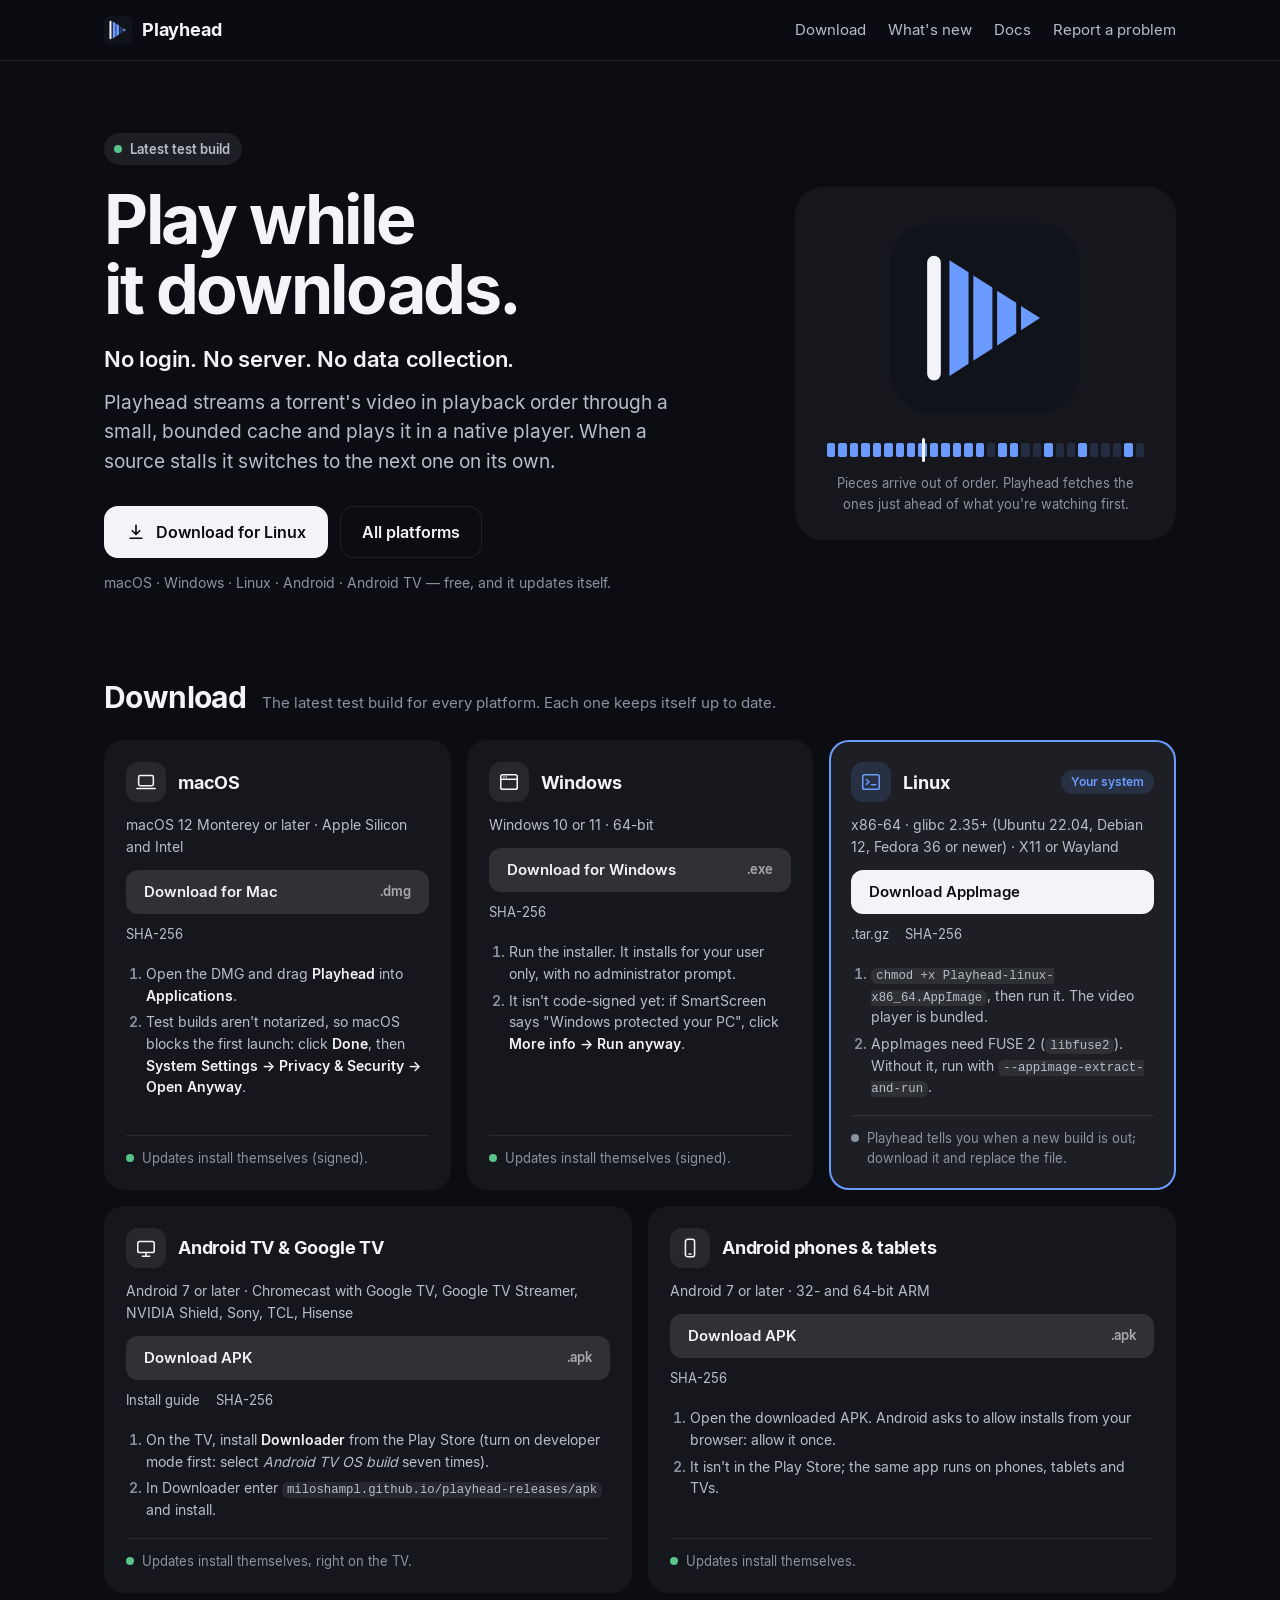
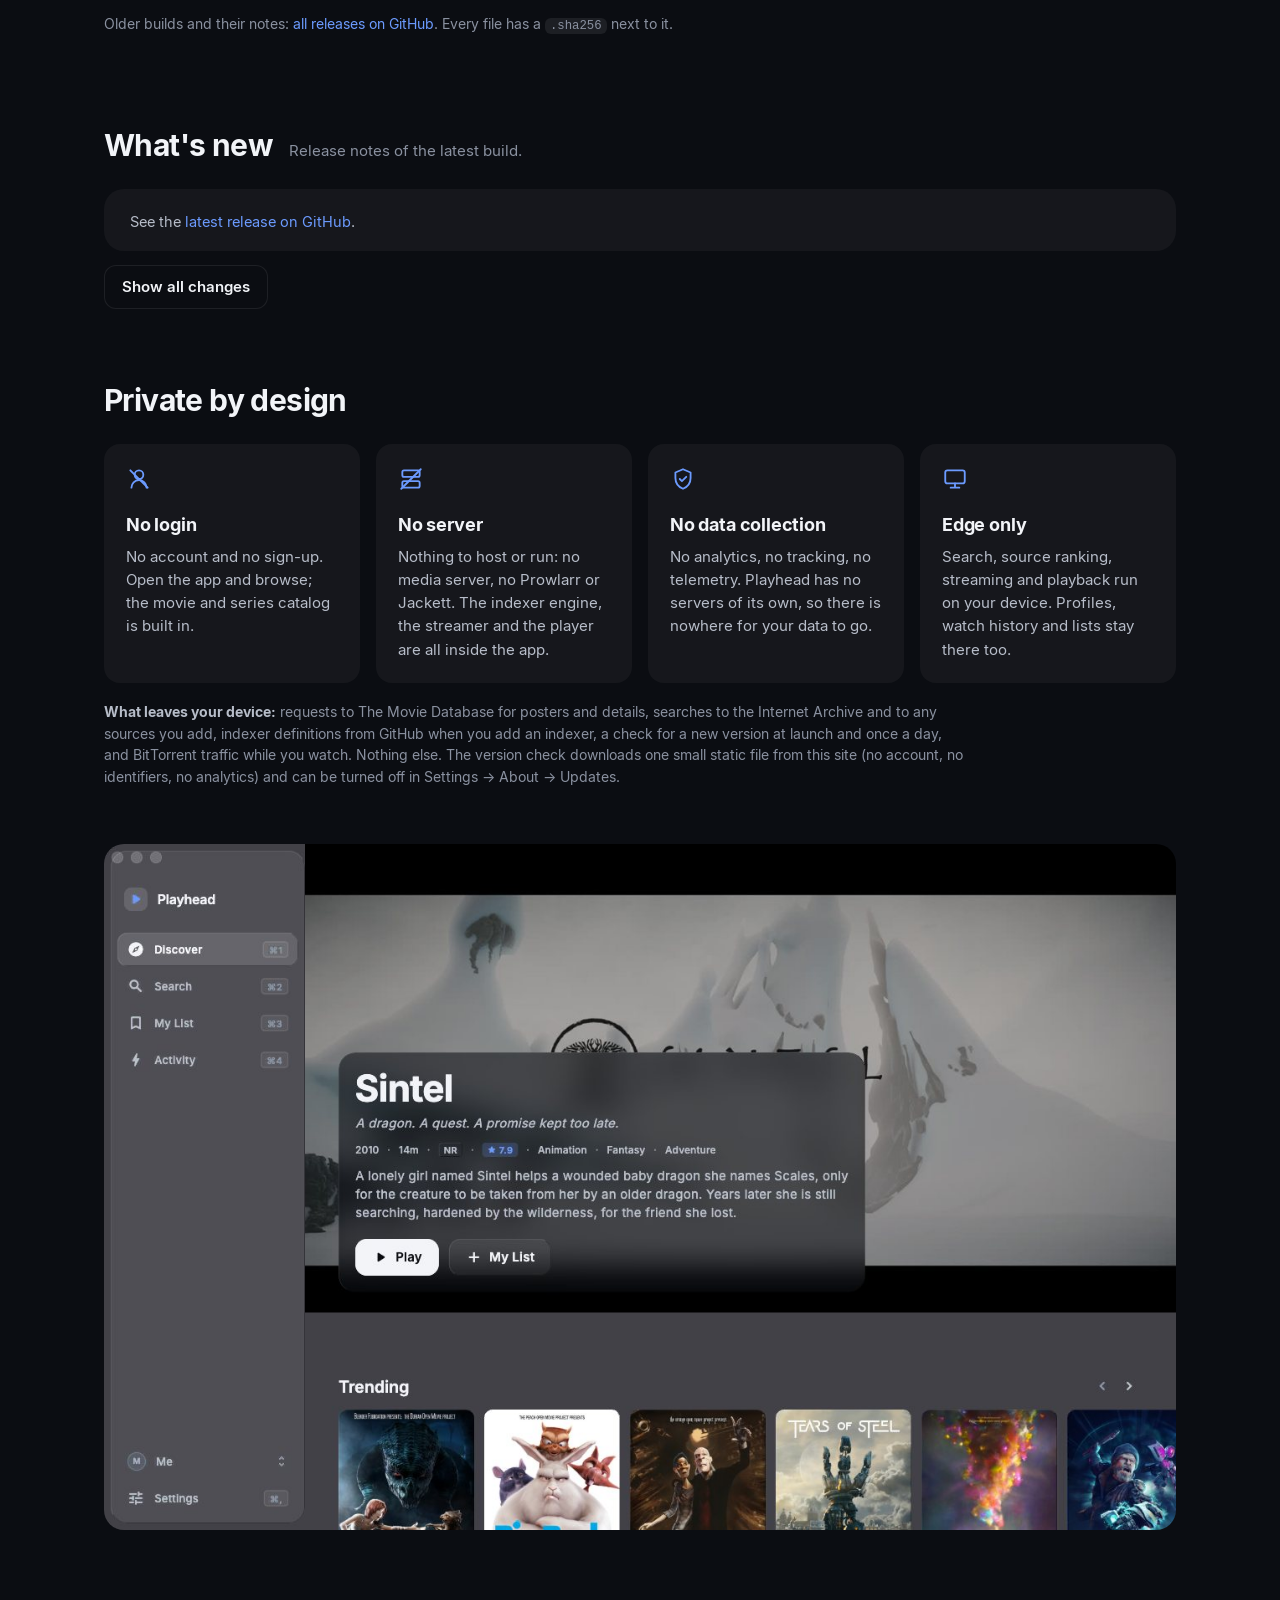
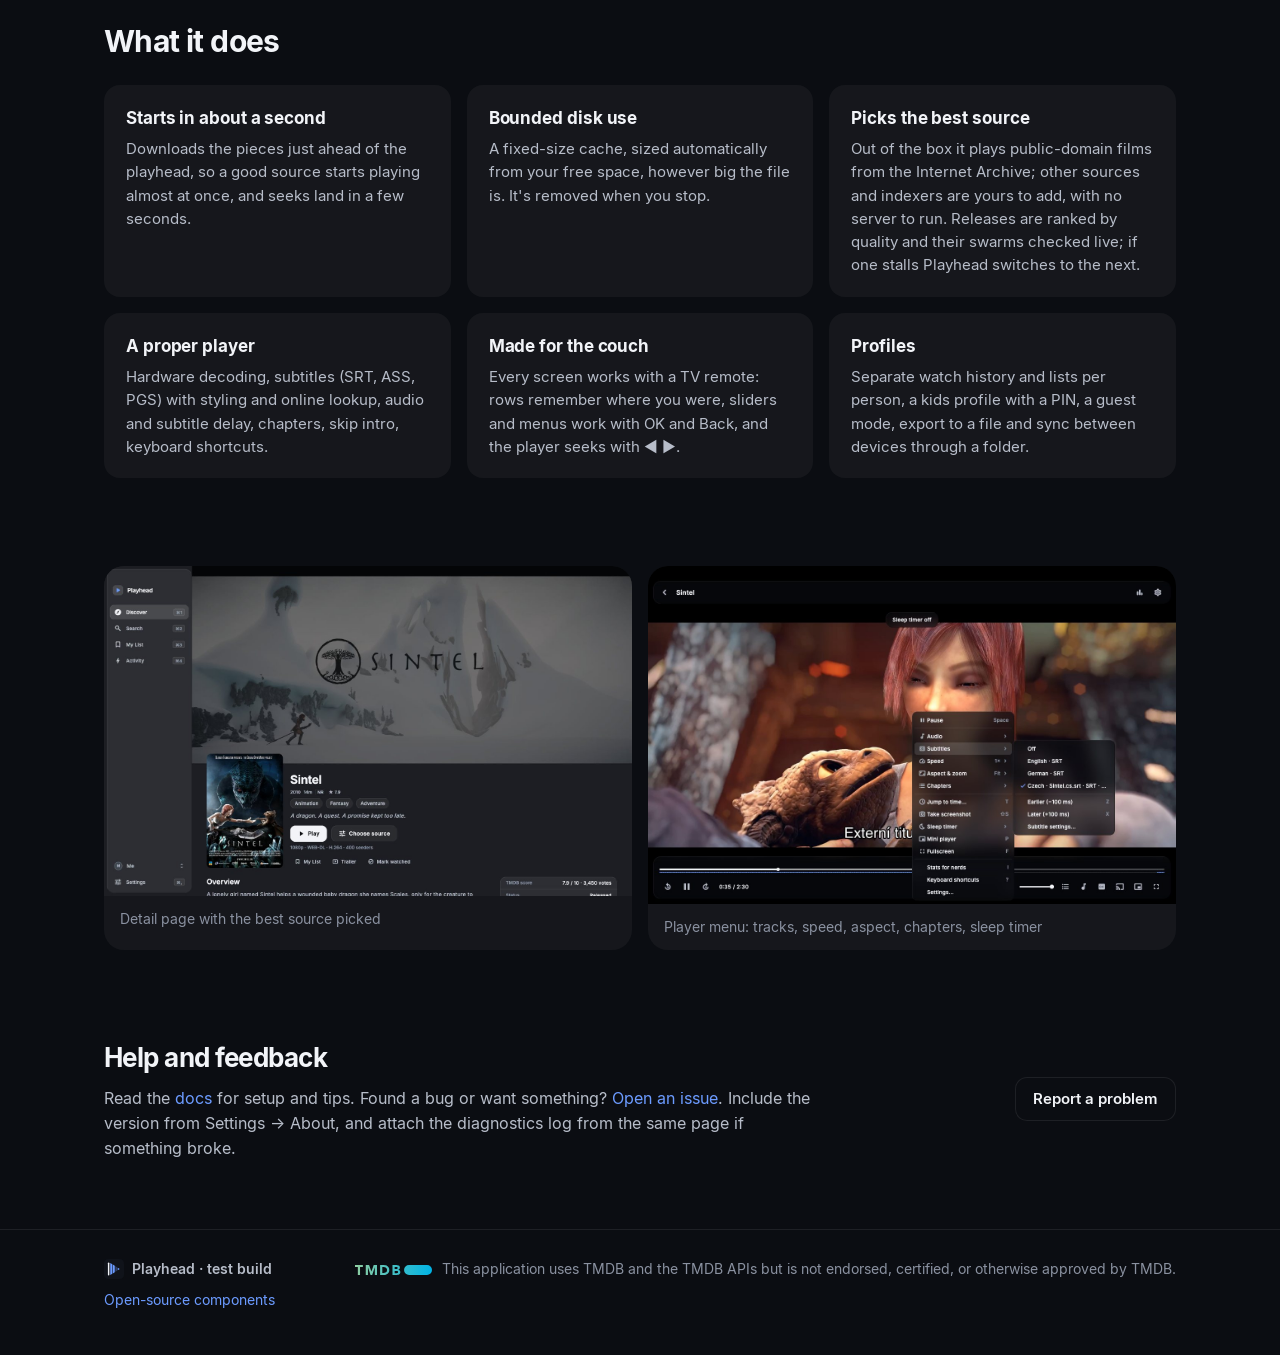
<file: index.html>
<!doctype html>
<html lang="en">
<head>
  <meta charset="utf-8">
  <meta name="viewport" content="width=device-width, initial-scale=1">
  <title>Playhead — play while it downloads</title>
  <meta name="description" content="Playhead streams video while it downloads, in a native player for macOS, Windows, Linux, Android and Android TV. No login, no server, no data collection: everything runs on your device.">
  <meta name="theme-color" content="#0b0d12">
  <link rel="icon" href="assets/logo.svg" type="image/svg+xml">
  <link rel="preload" href="assets/fonts/Inter-SemiBold.woff2" as="font" type="font/woff2" crossorigin>
  <link rel="stylesheet" href="style.css">
</head>
<body>
  <header class="top">
    <div class="wrap">
      <a class="brand" href="./"><img src="assets/logo.svg" alt="">Playhead</a>
      <nav class="links">
        <a href="#download">Download</a>
        <a href="#whats-new">What's new</a>
        <a href="docs.html">Docs</a>
        <a href="https://github.com/MilosHampl/playhead-releases/issues">Report a problem</a>
      </nav>
    </div>
  </header>

  <main>
    <section class="hero">
      <div class="wrap hero-grid">
        <div class="hero-copy">
          <p class="eyebrow"><span class="dot" aria-hidden="true"></span><span id="hero-release">Latest test build</span></p>
          <h1>Play while it&nbsp;downloads.</h1>
          <p class="pledge">No login. No server. No data collection.</p>
          <p class="lead">Playhead streams a torrent's video in playback order through a small, bounded cache and plays it in a
            native player. When a source stalls it switches to the next one on its own.</p>
          <div class="actions">
            <a class="btn primary big" id="hero-dl" href="#download">
              <svg viewBox="0 0 24 24" aria-hidden="true"><path d="M12 4v11m0 0-4.5-4.5M12 15l4.5-4.5M5 19.5h14" /></svg>
              <span id="hero-dl-label">Download Playhead</span>
            </a>
            <a class="btn ghost big" href="#download">All platforms</a>
          </div>
          <p class="hero-meta" id="hero-meta">macOS · Windows · Linux · Android · Android TV — free, and it updates itself.</p>
        </div>

        <div class="hero-art" aria-hidden="true">
          <svg class="mark" viewBox="0 0 64 64">
            <rect width="64" height="64" rx="14" fill="#10131A" />
            <path d="M20 12.5 26.425 16.608v30.784L20 51.5Z" fill="#6C9BFF" />
            <path d="M28.025 17.631 34.45 21.739v20.522l-6.425 4.108Z" fill="#6C9BFF" />
            <path class="arriving" d="M36.05 22.761 42.475 26.869v10.262L36.05 41.239Z" fill="#6C9BFF" />
            <path d="M44.075 27.892 50.5 32l-6.425 4.108Z" fill="#6C9BFF" />
            <rect x="12.5" y="11" width="4.6" height="42" rx="2.3" fill="#F2F4F8" />
          </svg>
          <div class="pieces">
            <span class="ph"></span>
            <i class="in"></i><i class="in"></i><i class="in"></i><i class="in"></i><i class="in"></i><i class="in"></i><i class="in"></i>
            <i class="in"></i><i class="in"></i><i class="in"></i><i class="in"></i><i class="in"></i><i class="ar"></i><i class="ar"></i>
            <i></i><i class="in"></i><i class="ar"></i><i></i><i></i><i class="in"></i><i></i><i></i><i class="ar"></i><i></i>
            <i></i><i></i><i class="in"></i><i></i>
          </div>
          <p class="pieces-caption">Pieces arrive out of order. Playhead fetches the ones just ahead of what you're watching first.</p>
        </div>
      </div>
    </section>

    <section class="downloads" id="download">
      <div class="wrap">
        <div class="section-head">
          <h2>Download</h2>
          <p id="release-line">The latest test build for every platform. Each one keeps itself up to date.</p>
        </div>

        <div class="platforms">
          <article class="platform" data-os="macos">
            <header>
              <svg class="icon" viewBox="0 0 24 24" aria-hidden="true"><rect x="4" y="5" width="16" height="11" rx="1.5" /><path d="M2 19h20" /></svg>
              <h3>macOS</h3>
              <span class="chip mine-chip">Your system</span>
            </header>
            <p class="req">macOS 12 Monterey or later · Apple Silicon and Intel</p>
            <a class="btn primary dl" data-asset="Playhead-macos.dmg" href="https://github.com/MilosHampl/playhead-releases/releases/latest/download/Playhead-macos.dmg">
              <span class="label">Download for Mac</span><span class="size" data-ext=".dmg">.dmg</span></a>
            <p class="alt"><a data-sha="Playhead-macos.dmg" href="https://github.com/MilosHampl/playhead-releases/releases/latest/download/Playhead-macos.dmg.sha256">SHA-256</a></p>
            <ol class="steps">
              <li>Open the DMG and drag <strong>Playhead</strong> into <strong>Applications</strong>.</li>
              <li>Test builds aren't notarized, so macOS blocks the first launch: click <strong>Done</strong>, then
                <strong>System Settings → Privacy &amp; Security → Open Anyway</strong>.</li>
            </ol>
            <p class="updates"><span class="ok"></span>Updates install themselves (signed).</p>
          </article>

          <article class="platform" data-os="windows">
            <header>
              <svg class="icon" viewBox="0 0 24 24" aria-hidden="true"><rect x="3" y="4" width="18" height="16" rx="2" /><path d="M3 9h18M6.5 6.5h.01M9 6.5h.01" /></svg>
              <h3>Windows</h3>
              <span class="chip mine-chip">Your system</span>
            </header>
            <p class="req">Windows 10 or 11 · 64-bit</p>
            <a class="btn primary dl" data-asset="Playhead-windows-setup.exe" href="https://github.com/MilosHampl/playhead-releases/releases/latest/download/Playhead-windows-setup.exe">
              <span class="label">Download for Windows</span><span class="size" data-ext=".exe">.exe</span></a>
            <p class="alt"><a data-sha="Playhead-windows-setup.exe" href="https://github.com/MilosHampl/playhead-releases/releases/latest/download/Playhead-windows-setup.exe.sha256">SHA-256</a></p>
            <ol class="steps">
              <li>Run the installer. It installs for your user only, with no administrator prompt.</li>
              <li>It isn't code-signed yet: if SmartScreen says "Windows protected your PC", click <strong>More info → Run anyway</strong>.</li>
            </ol>
            <p class="updates"><span class="ok"></span>Updates install themselves (signed).</p>
          </article>

          <article class="platform" data-os="linux">
            <header>
              <svg class="icon" viewBox="0 0 24 24" aria-hidden="true"><rect x="3" y="4" width="18" height="16" rx="2" /><path d="m7 9.5 3 2.5-3 2.5M12.5 15H17" /></svg>
              <h3>Linux</h3>
              <span class="chip mine-chip">Your system</span>
            </header>
            <p class="req">x86-64 · glibc 2.35+ (Ubuntu 22.04, Debian 12, Fedora 36 or newer) · X11 or Wayland</p>
            <a class="btn primary dl" data-asset="Playhead-linux-x86_64.AppImage" href="https://github.com/MilosHampl/playhead-releases/releases/latest/download/Playhead-linux-x86_64.AppImage">
              <span class="label">Download AppImage</span><span class="size"></span></a>
            <p class="alt">
              <a data-asset="Playhead-linux-x86_64.tar.gz" href="https://github.com/MilosHampl/playhead-releases/releases/latest/download/Playhead-linux-x86_64.tar.gz">.tar.gz <span class="size"></span></a>
              <a data-sha="Playhead-linux-x86_64.AppImage" href="https://github.com/MilosHampl/playhead-releases/releases/latest/download/Playhead-linux-x86_64.AppImage.sha256">SHA-256</a>
            </p>
            <ol class="steps">
              <li><code>chmod +x Playhead-linux-x86_64.AppImage</code>, then run it. The video player is bundled.</li>
              <li>AppImages need FUSE 2 (<code>libfuse2</code>). Without it, run with <code>--appimage-extract-and-run</code>.</li>
            </ol>
            <p class="updates"><span class="ok soon"></span>Playhead tells you when a new build is out; download it and replace the file.</p>
          </article>

          <article class="platform" data-os="android-tv">
            <header>
              <svg class="icon" viewBox="0 0 24 24" aria-hidden="true"><rect x="3" y="5" width="18" height="12" rx="2" /><path d="M8 21h8M12 17v4" /></svg>
              <h3>Android TV &amp; Google TV</h3>
              <span class="chip mine-chip">Your system</span>
            </header>
            <p class="req">Android 7 or later · Chromecast with Google TV, Google TV Streamer, NVIDIA Shield, Sony, TCL, Hisense</p>
            <a class="btn primary dl" data-asset="Playhead-android.apk" href="https://github.com/MilosHampl/playhead-releases/releases/latest/download/Playhead-android.apk">
              <span class="label">Download APK</span><span class="size" data-ext=".apk">.apk</span></a>
            <p class="alt">
              <a href="docs.html#android-tv">Install guide</a>
              <a data-sha="Playhead-android.apk" href="https://github.com/MilosHampl/playhead-releases/releases/latest/download/Playhead-android.apk.sha256">SHA-256</a>
            </p>
            <ol class="steps">
              <li>On the TV, install <strong>Downloader</strong> from the Play Store (turn on developer mode first: select <em>Android TV OS build</em> seven times).</li>
              <li>In Downloader enter <code class="tv-code">miloshampl.github.io/playhead-releases/apk</code> and install.</li>
            </ol>
            <p class="updates"><span class="ok"></span>Updates install themselves, right on the TV.</p>
          </article>

          <article class="platform" data-os="android">
            <header>
              <svg class="icon" viewBox="0 0 24 24" aria-hidden="true"><rect x="7" y="2.5" width="10" height="19" rx="2.5" /><path d="M11 18.5h2" /></svg>
              <h3>Android phones &amp; tablets</h3>
              <span class="chip mine-chip">Your system</span>
            </header>
            <p class="req">Android 7 or later · 32- and 64-bit ARM</p>
            <a class="btn primary dl" data-asset="Playhead-android.apk" href="https://github.com/MilosHampl/playhead-releases/releases/latest/download/Playhead-android.apk">
              <span class="label">Download APK</span><span class="size" data-ext=".apk">.apk</span></a>
            <p class="alt"><a data-sha="Playhead-android.apk" href="https://github.com/MilosHampl/playhead-releases/releases/latest/download/Playhead-android.apk.sha256">SHA-256</a></p>
            <ol class="steps">
              <li>Open the downloaded APK. Android asks to allow installs from your browser: allow it once.</li>
              <li>It isn't in the Play Store; the same app runs on phones, tablets and TVs.</li>
            </ol>
            <p class="updates"><span class="ok"></span>Updates install themselves.</p>
          </article>
        </div>

        <p class="all-releases">Older builds and their notes: <a href="https://github.com/MilosHampl/playhead-releases/releases">all releases on GitHub</a>.
          Every file has a <code>.sha256</code> next to it.</p>
      </div>
    </section>

    <section class="whats-new" id="whats-new">
      <div class="wrap">
        <div class="section-head">
          <h2 id="notes-title">What's new</h2>
          <p id="notes-date">Release notes of the latest build.</p>
        </div>
        <div class="notes collapsed" id="notes">
          <p>See the <a href="https://github.com/MilosHampl/playhead-releases/releases/latest">latest release on GitHub</a>.</p>
        </div>
        <button class="btn ghost notes-toggle" id="notes-toggle" type="button" hidden>Show all changes</button>
      </div>
    </section>

    <section class="private" id="private">
      <div class="wrap">
        <div class="section-head"><h2>Private by design</h2></div>
        <div class="pillars">
          <div class="pillar">
            <svg viewBox="0 0 24 24" aria-hidden="true"><path d="M12 12a4 4 0 1 0 0-8 4 4 0 0 0 0 8Zm-7 8a7 7 0 0 1 14 0" /><path d="M4 4l16 16" /></svg>
            <h3>No login</h3>
            <p>No account and no sign-up. Open the app and browse; the movie and series catalog is built in.</p>
          </div>
          <div class="pillar">
            <svg viewBox="0 0 24 24" aria-hidden="true"><rect x="4" y="4" width="16" height="6" rx="1.5" /><rect x="4" y="14" width="16" height="6" rx="1.5" /><path d="M3 21 21 3" /></svg>
            <h3>No server</h3>
            <p>Nothing to host or run: no media server, no Prowlarr or Jackett. The indexer engine, the streamer and the player are all inside the app.</p>
          </div>
          <div class="pillar">
            <svg viewBox="0 0 24 24" aria-hidden="true"><path d="M12 3l7 3v5c0 4.5-3 8.3-7 10-4-1.7-7-5.5-7-10V6l7-3Z" /><path d="m9 12 2 2 4-4" /></svg>
            <h3>No data collection</h3>
            <p>No analytics, no tracking, no telemetry. Playhead has no servers of its own, so there is nowhere for your data to go.</p>
          </div>
          <div class="pillar">
            <svg viewBox="0 0 24 24" aria-hidden="true"><rect x="3" y="4" width="18" height="12" rx="2" /><path d="M8 20h8M12 16v4" /></svg>
            <h3>Edge only</h3>
            <p>Search, source ranking, streaming and playback run on your device. Profiles, watch history and lists stay there too.</p>
          </div>
        </div>
        <p class="leaves"><strong>What leaves your device:</strong> requests to The Movie Database for posters and details, searches to the
          Internet Archive and to any sources you add, indexer definitions from GitHub when you add an indexer, a check for a new
          version at launch and once a day, and BitTorrent traffic while you watch. Nothing else. The version check downloads one small static
          file from this site (no account, no identifiers, no analytics) and can be turned off in Settings → About → Updates.</p>
      </div>
    </section>

    <section class="showcase">
      <div class="wrap">
        <figure class="shot"><img src="assets/discover.jpg" alt="Playhead's Discover screen" loading="lazy"></figure>
      </div>
    </section>

    <section>
      <div class="wrap">
        <div class="section-head"><h2>What it does</h2></div>
        <div class="grid">
          <div class="card"><h3>Starts in about a second</h3><p>Downloads the pieces just ahead of the playhead, so a good source starts playing almost at once, and seeks land in a few seconds.</p></div>
          <div class="card"><h3>Bounded disk use</h3><p>A fixed-size cache, sized automatically from your free space, however big the file is. It's removed when you stop.</p></div>
          <div class="card"><h3>Picks the best source</h3><p>Out of the box it plays public-domain films from the Internet Archive; other sources and indexers are yours to add, with no server to run. Releases are ranked by quality and their swarms checked live; if one stalls Playhead switches to the next.</p></div>
          <div class="card"><h3>A proper player</h3><p>Hardware decoding, subtitles (SRT, ASS, PGS) with styling and online lookup, audio and subtitle delay, chapters, skip intro, keyboard shortcuts.</p></div>
          <div class="card"><h3>Made for the couch</h3><p>Every screen works with a TV remote: rows remember where you were, sliders and menus work with OK and Back, and the player seeks with ◀ ▶.</p></div>
          <div class="card"><h3>Profiles</h3><p>Separate watch history and lists per person, a kids profile with a PIN, a guest mode, export to a file and sync between devices through a folder.</p></div>
        </div>
      </div>
    </section>

    <section>
      <div class="wrap shots">
        <figure class="shot"><img src="assets/detail.jpg" alt="Detail page with ranked sources" loading="lazy"><figcaption>Detail page with the best source picked</figcaption></figure>
        <figure class="shot"><img src="assets/player.jpg" alt="Player with its menu open" loading="lazy"><figcaption>Player menu: tracks, speed, aspect, chapters, sleep timer</figcaption></figure>
      </div>
    </section>

    <section>
      <div class="wrap help">
        <div>
          <h2>Help and feedback</h2>
          <p>Read the <a href="docs.html">docs</a> for setup and tips. Found a bug or want something?
            <a href="https://github.com/MilosHampl/playhead-releases/issues/new/choose">Open an issue</a>. Include the version from
            Settings → About, and attach the diagnostics log from the same page if something broke.</p>
        </div>
        <a class="btn ghost" href="https://github.com/MilosHampl/playhead-releases/issues/new/choose">Report a problem</a>
      </div>
    </section>
  </main>

  <footer>
    <div class="wrap">
      <span class="foot-brand"><img src="assets/logo.svg" alt="">Playhead · test build</span>
      <span class="tmdb"><img src="assets/tmdb-logo.svg" alt="TMDB" height="10"> This application uses TMDB and the TMDB APIs but is not endorsed, certified, or otherwise approved by TMDB.</span>
      <span><a href="docs.html#licences">Open-source components</a></span>
    </div>
  </footer>

  <script>
    (() => {
      const REPO = 'MilosHampl/playhead-releases';

      // Which platform is this visitor on? Android with a TV-ish user agent counts as a TV.
      const ua = navigator.userAgent;
      const android = /Android/i.test(ua);
      const os = android ? (/\bTV\b|AFT|BRAVIA|GoogleTV|SMART-TV|Chromecast|Shield/i.test(ua) ? 'android-tv' : 'android')
        : /iPhone|iPad|iPod/.test(ua) ? null
        : /Windows/.test(ua) ? 'windows'
        : /Macintosh|Mac OS X/.test(ua) ? 'macos'
        : /Linux|X11|CrOS/.test(ua) ? 'linux' : null;
      const names = { macos: 'Mac', windows: 'Windows', linux: 'Linux', 'android-tv': 'Android TV', android: 'Android' };
      const card = os && document.querySelector(`.platform[data-os="${os}"]`);
      const heroDl = document.getElementById('hero-dl');
      if (card) {
        card.classList.add('mine');
        const dl = card.querySelector('a.dl');
        heroDl.href = dl.getAttribute('href');
        heroDl.dataset.file = dl.dataset.asset;
        document.getElementById('hero-dl-label').textContent = `Download for ${names[os]}`;
      }

      const fmt = (n) => n >= 1e9 ? `${(n / 1e9).toFixed(1)} GB` : `${Math.max(1, Math.round(n / 1e6))} MB`;
      const esc = (s) => s.replace(/[&<>"']/g, (c) => ({ '&': '&amp;', '<': '&lt;', '>': '&gt;', '"': '&quot;', "'": '&#39;' }[c]));
      const inline = (s) => esc(s)
        .replace(/`([^`]+)`/g, '<code>$1</code>')
        .replace(/\*\*([^*]+)\*\*/g, '<strong>$1</strong>')
        .replace(/\[([^\]]+)\]\((https?:\/\/[^)\s]+)\)/g, '<a href="$2">$1</a>');

      // Release notes: a small, safe Markdown subset (bold-line or # headings, bullets, paragraphs).
      function renderNotes(md) {
        const out = [];
        let list = null;
        const close = () => { if (list) { out.push(`<ul>${list.join('')}</ul>`); list = null; } };
        for (const raw of md.replace(/\r/g, '').split('\n')) {
          const line = raw.trimEnd();
          if (!line.trim()) { close(); continue; }
          const bullet = line.match(/^\s*[-*]\s+(.*)$/);
          const heading = line.match(/^\s*(?:#{1,4}\s+(.*)|\*\*([^*]+)\*\*\s*)$/);
          if (bullet) { (list ||= []).push(`<li>${inline(bullet[1])}</li>`); continue; }
          close();
          out.push(heading ? `<h3>${inline(heading[1] || heading[2])}</h3>` : `<p>${inline(line)}</p>`);
        }
        close();
        return out.join('');
      }

      fetch(`https://api.github.com/repos/${REPO}/releases/latest`)
        .then((r) => r.ok ? r.json() : Promise.reject(r.status))
        .then((rel) => {
          const assets = new Map((rel.assets || []).map((a) => [a.name, a]));
          const date = new Date(rel.published_at).toLocaleDateString(undefined, { year: 'numeric', month: 'short', day: 'numeric' });
          const title = rel.name || rel.tag_name;
          document.getElementById('hero-release').textContent = `${title} · ${date}`;
          document.getElementById('release-line').textContent = `${title}, published ${date}. Every build keeps itself up to date.`;

          // Download buttons and alternative files: real URL + size, or "not in this build".
          document.querySelectorAll('[data-asset]').forEach((el) => {
            const a = assets.get(el.dataset.asset);
            const size = el.querySelector('.size');
            if (a) {
              el.href = a.browser_download_url;
              if (size) size.textContent = size.dataset.ext ? `${size.dataset.ext} · ${fmt(a.size)}` : fmt(a.size);
            } else if (el.classList.contains('dl')) {
              el.classList.add('unavailable');
              el.removeAttribute('href');
              el.querySelector('.label').textContent = 'Not in this build';
              if (size) size.textContent = '';
            } else {
              el.remove();
            }
          });
          document.querySelectorAll('[data-sha]').forEach((el) => {
            const a = assets.get(`${el.dataset.sha}.sha256`);
            if (a) el.href = a.browser_download_url; else el.remove();
          });
          const mine = heroDl.dataset.file && assets.get(heroDl.dataset.file);
          if (mine) {
            heroDl.href = mine.browser_download_url;
            document.getElementById('hero-meta').textContent = `${mine.name} · ${fmt(mine.size)} · free, and it updates itself.`;
          } else if (heroDl.dataset.file) {
            heroDl.href = '#download';
            document.getElementById('hero-dl-label').textContent = 'See all platforms';
          }

          if (rel.body) {
            document.getElementById('notes-title').textContent = `What's new in ${title.replace(/^Playhead\s+/, '')}`;
            document.getElementById('notes-date').textContent = `Published ${date}.`;
            const notes = document.getElementById('notes');
            notes.innerHTML = renderNotes(rel.body);
            const toggle = document.getElementById('notes-toggle');
            if (notes.scrollHeight > notes.clientHeight + 40) {
              toggle.hidden = false;
              toggle.addEventListener('click', () => {
                const open = !notes.classList.toggle('collapsed');
                toggle.textContent = open ? 'Show less' : 'Show all changes';
                if (!open) document.getElementById('whats-new').scrollIntoView({ block: 'start' });
              });
            } else {
              notes.classList.remove('collapsed');
            }
          }
        })
        .catch(() => {});
    })();
  </script>
</body>
</html>
</file>
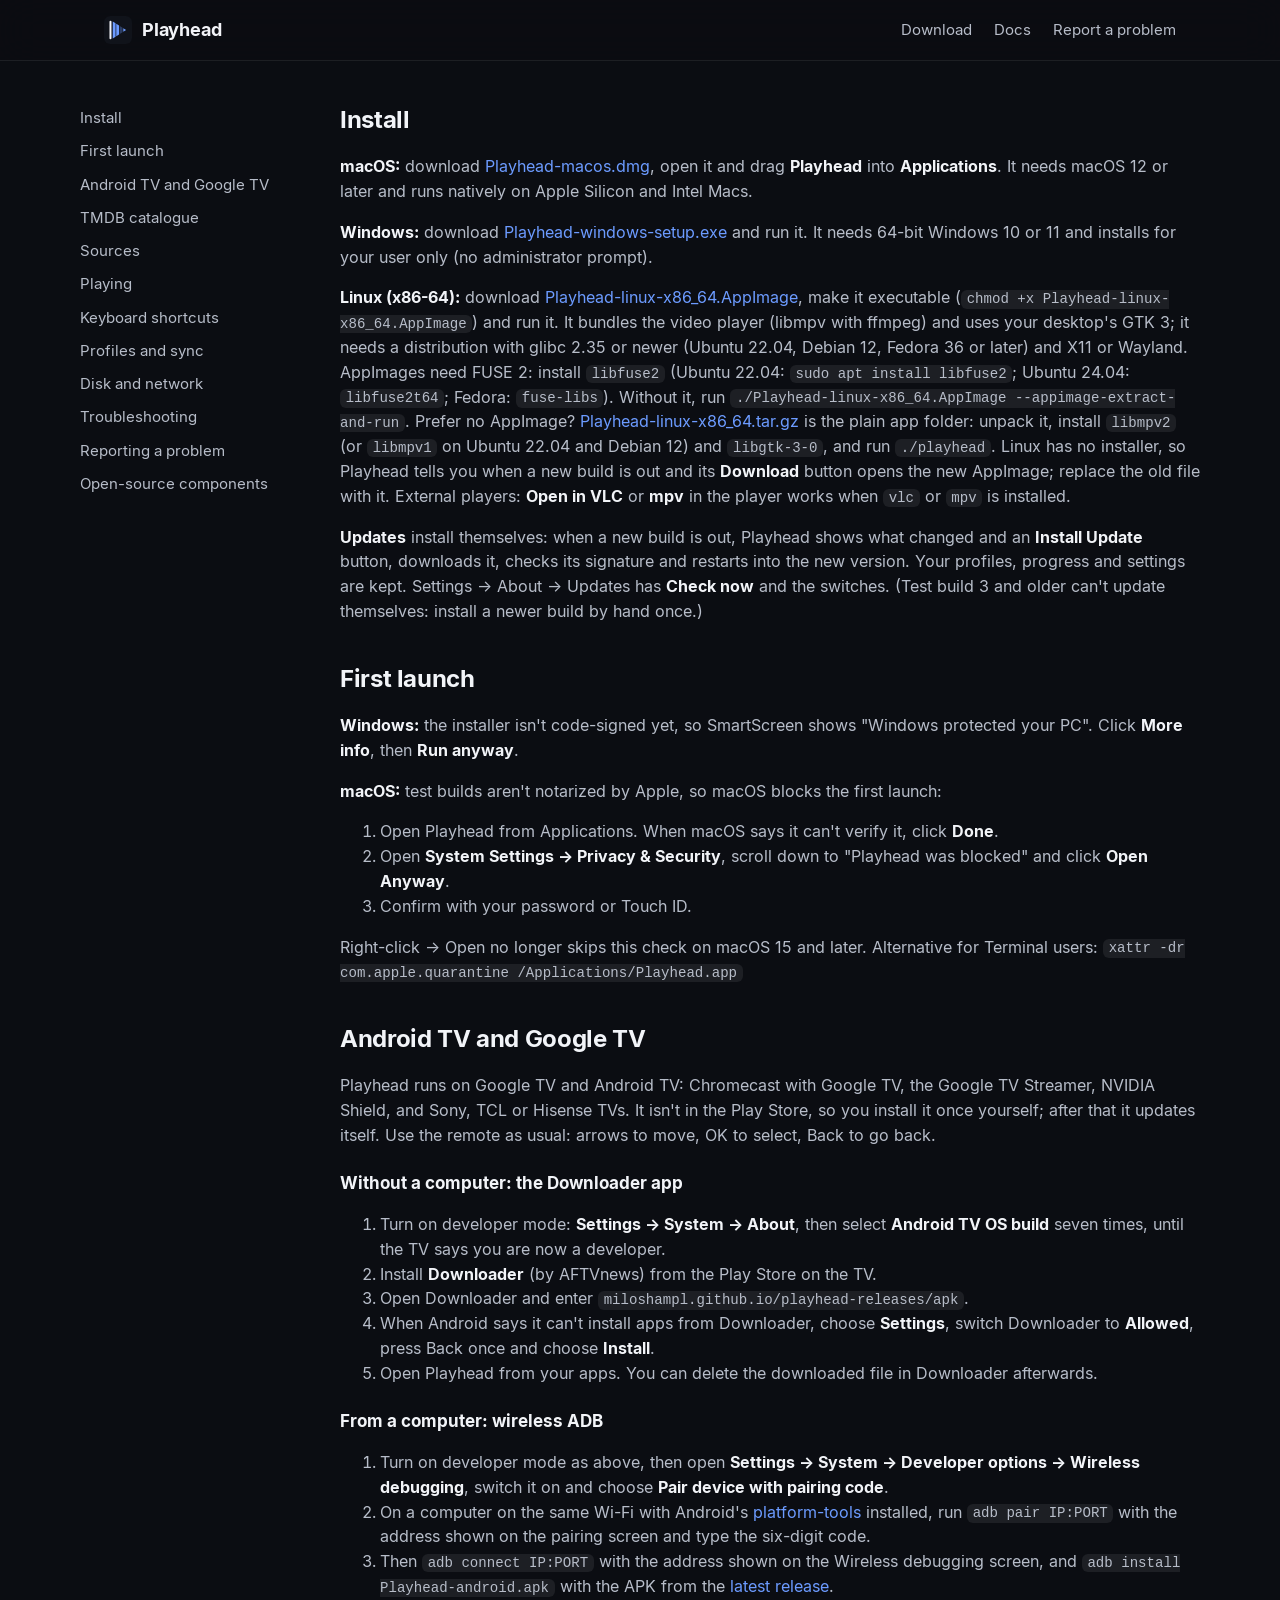
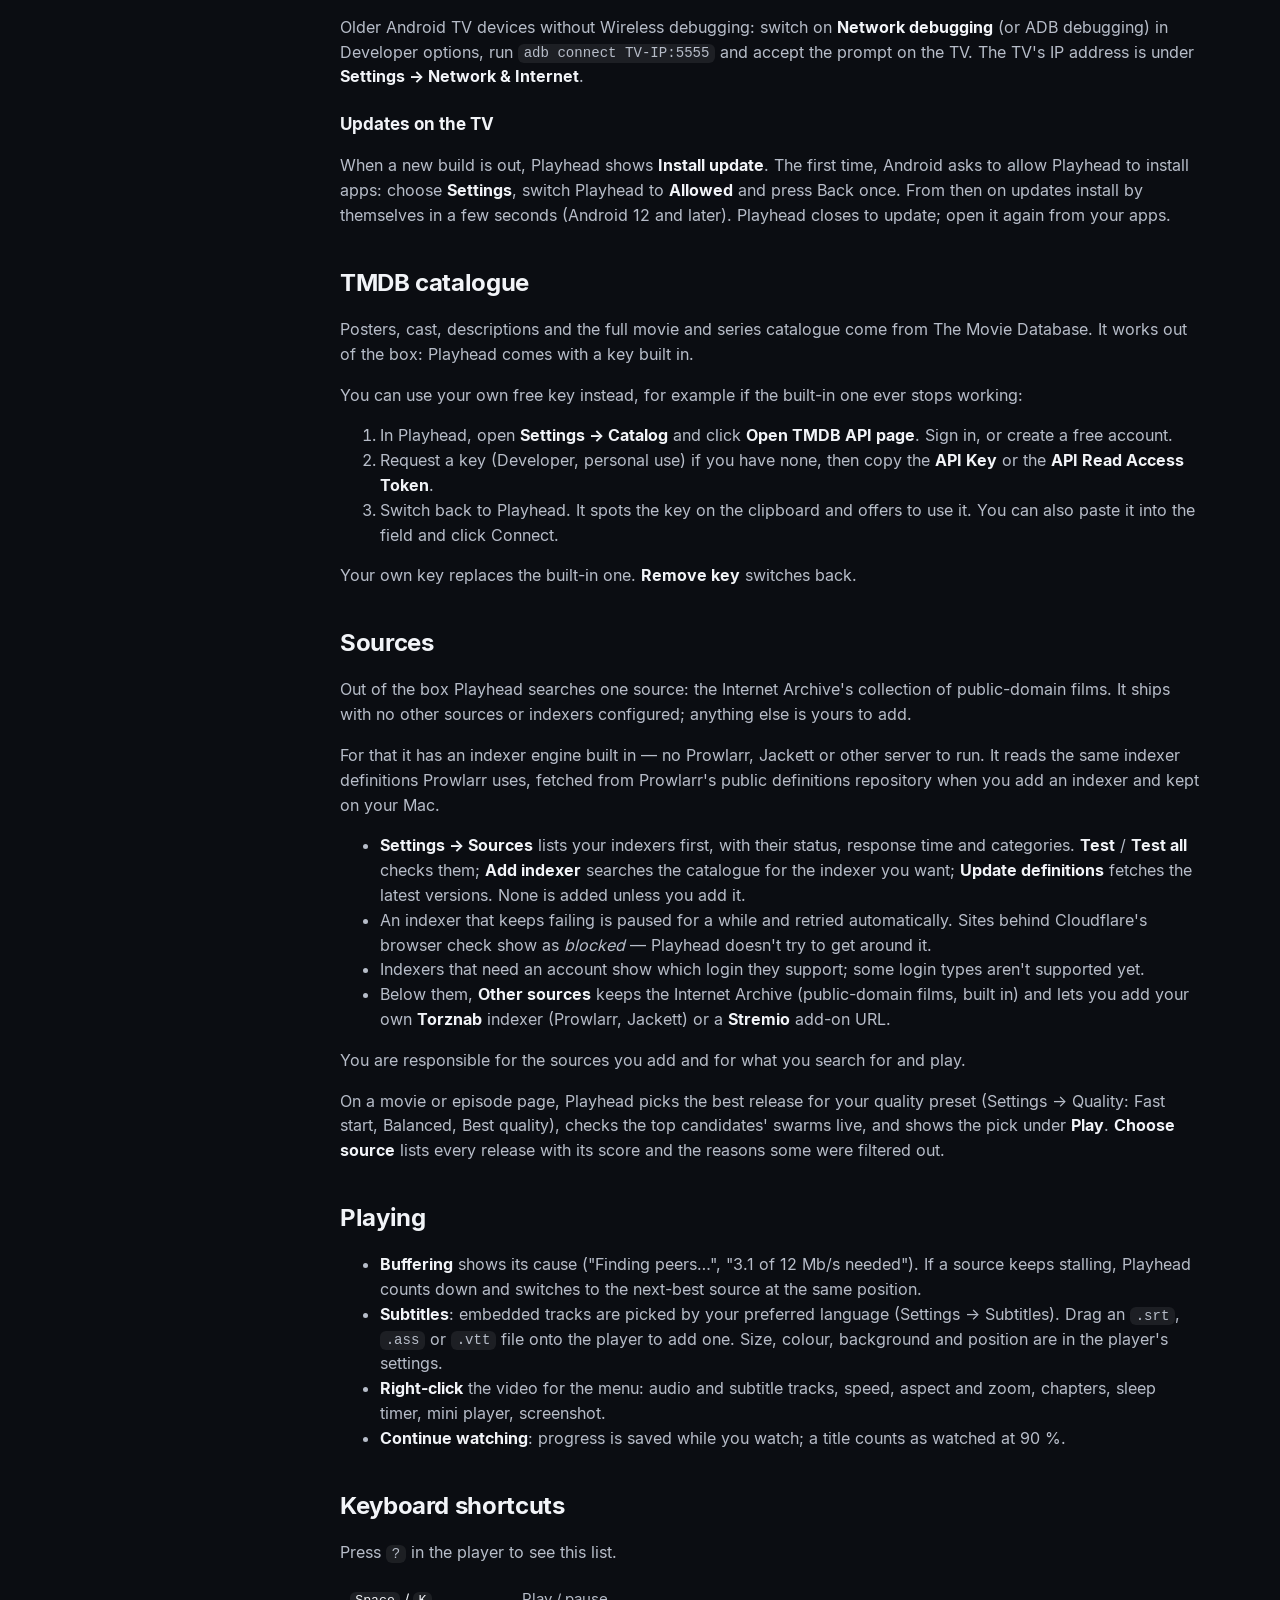
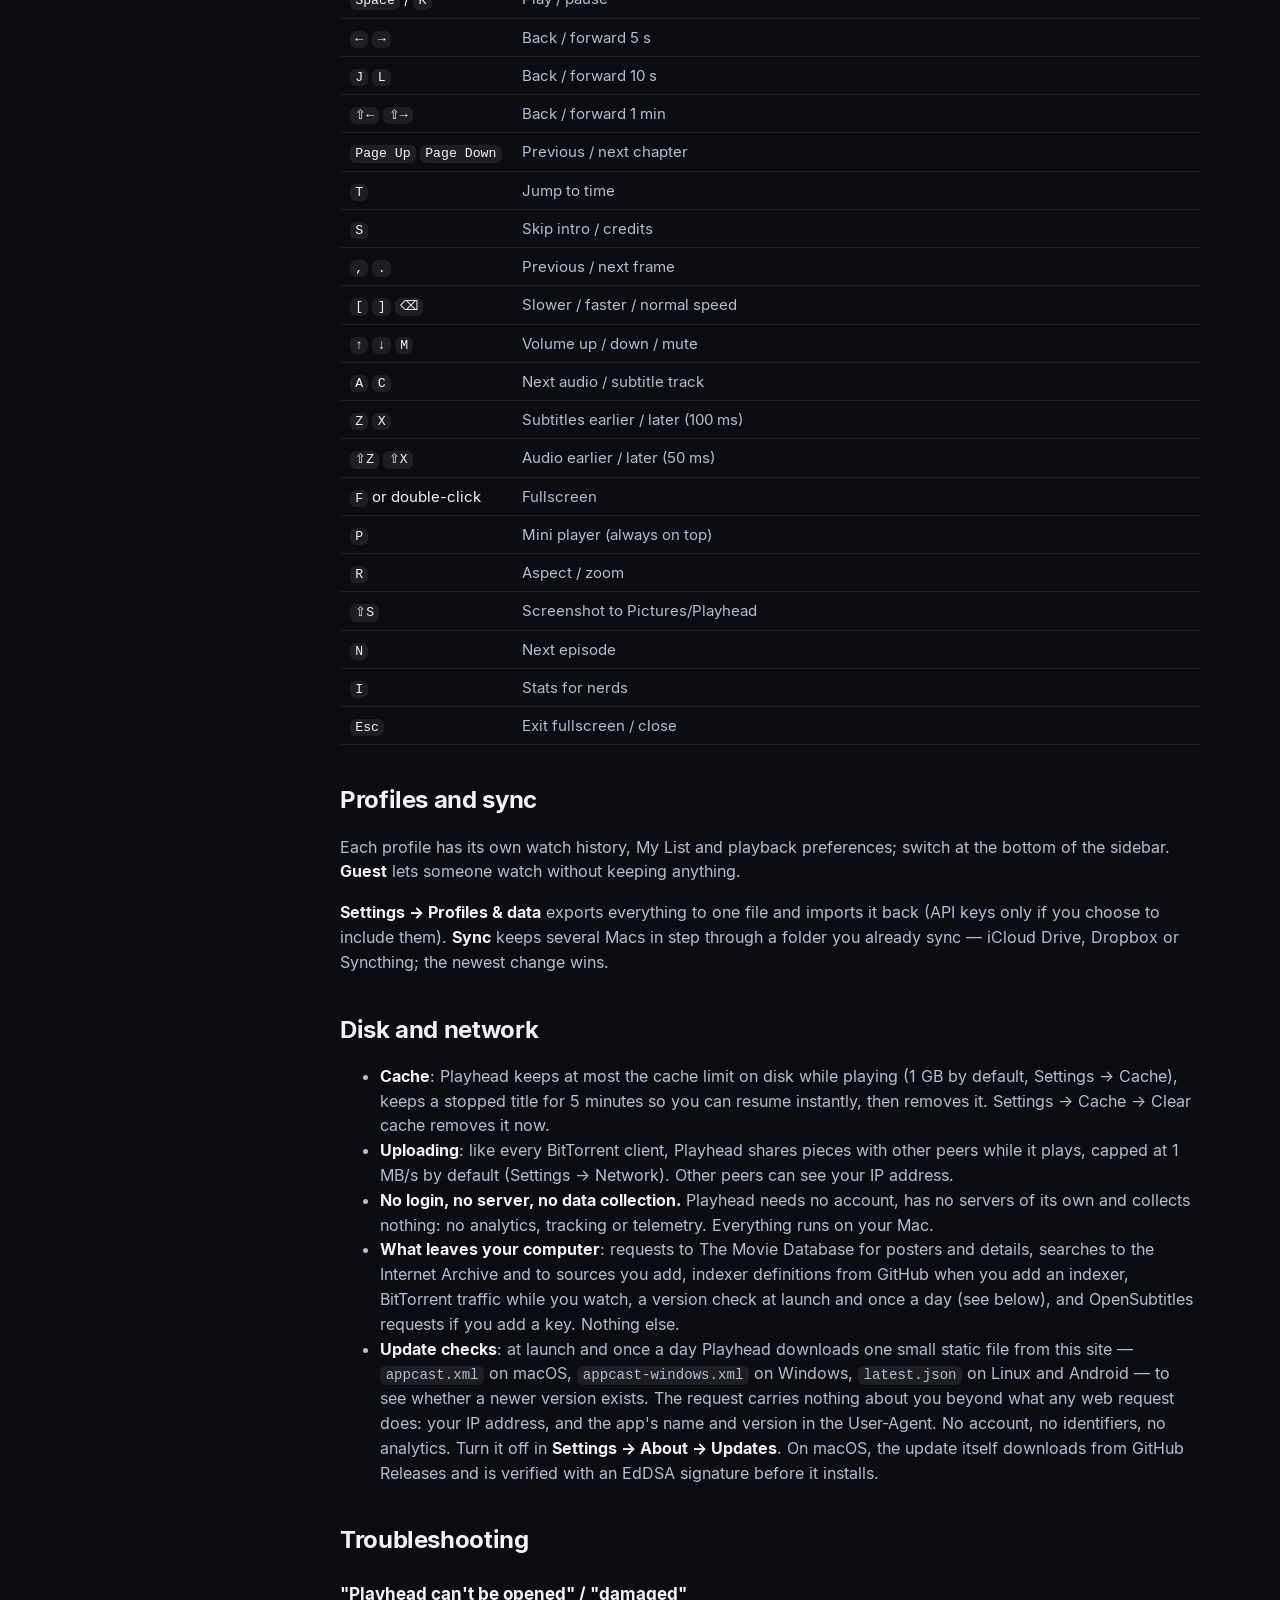
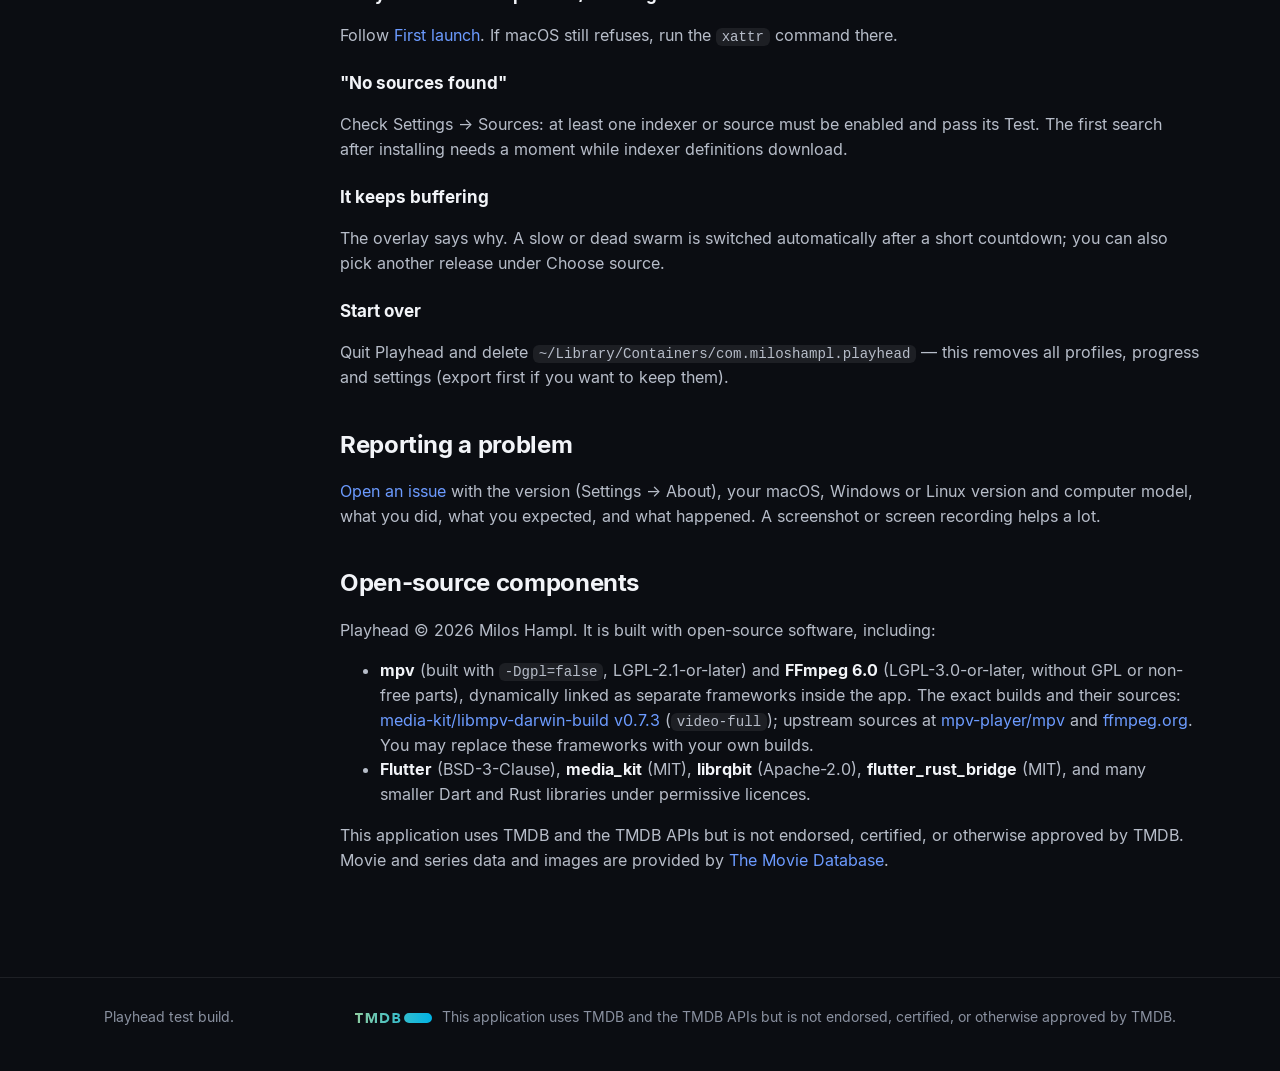
<file: docs.html>
<!doctype html>
<html lang="en">
<head>
  <meta charset="utf-8">
  <meta name="viewport" content="width=device-width, initial-scale=1">
  <title>Playhead docs</title>
  <meta name="description" content="Install Playhead, the TMDB catalogue, add sources, player shortcuts, profiles and sync, troubleshooting.">
  <link rel="icon" href="assets/logo.svg" type="image/svg+xml">
  <link rel="stylesheet" href="style.css">
</head>
<body>
  <header class="top">
    <div class="wrap">
      <a class="brand" href="./"><img src="assets/logo.svg" alt="">Playhead</a>
      <nav class="links">
        <a href="./#download">Download</a>
        <a href="docs.html">Docs</a>
        <a href="https://github.com/MilosHampl/playhead-releases/issues">Report a problem</a>
      </nav>
    </div>
  </header>

  <main class="wrap docs">
    <nav class="toc">
      <a href="#install">Install</a>
      <a href="#first-launch">First launch</a>
      <a href="#android-tv">Android TV and Google TV</a>
      <a href="#tmdb">TMDB catalogue</a>
      <a href="#sources">Sources</a>
      <a href="#playing">Playing</a>
      <a href="#shortcuts">Keyboard shortcuts</a>
      <a href="#profiles">Profiles and sync</a>
      <a href="#disk">Disk and network</a>
      <a href="#troubleshooting">Troubleshooting</a>
      <a href="#report">Reporting a problem</a>
      <a href="#licences">Open-source components</a>
    </nav>

    <article>
      <h2 id="install">Install</h2>
      <p><strong>macOS:</strong> download <a href="https://github.com/MilosHampl/playhead-releases/releases/latest/download/Playhead-macos.dmg">Playhead-macos.dmg</a>,
        open it and drag <strong>Playhead</strong> into <strong>Applications</strong>. It needs macOS 12 or later and runs natively on Apple Silicon and Intel Macs.</p>
      <p><strong>Windows:</strong> download <a href="https://github.com/MilosHampl/playhead-releases/releases/latest/download/Playhead-windows-setup.exe">Playhead-windows-setup.exe</a>
        and run it. It needs 64-bit Windows 10 or 11 and installs for your user only (no administrator prompt).</p>
      <p><strong>Linux (x86-64):</strong> download <a href="https://github.com/MilosHampl/playhead-releases/releases/latest/download/Playhead-linux-x86_64.AppImage">Playhead-linux-x86_64.AppImage</a>,
        make it executable (<code>chmod +x Playhead-linux-x86_64.AppImage</code>) and run it. It bundles the video player (libmpv with ffmpeg) and uses your desktop's GTK 3;
        it needs a distribution with glibc 2.35 or newer (Ubuntu 22.04, Debian 12, Fedora 36 or later) and X11 or Wayland.
        AppImages need FUSE 2: install <code>libfuse2</code> (Ubuntu 22.04: <code>sudo apt install libfuse2</code>; Ubuntu 24.04: <code>libfuse2t64</code>; Fedora: <code>fuse-libs</code>).
        Without it, run <code>./Playhead-linux-x86_64.AppImage --appimage-extract-and-run</code>.
        Prefer no AppImage? <a href="https://github.com/MilosHampl/playhead-releases/releases/latest/download/Playhead-linux-x86_64.tar.gz">Playhead-linux-x86_64.tar.gz</a>
        is the plain app folder: unpack it, install <code>libmpv2</code> (or <code>libmpv1</code> on Ubuntu 22.04 and Debian 12) and <code>libgtk-3-0</code>, and run <code>./playhead</code>.
        Linux has no installer, so Playhead tells you when a new build is out and its <strong>Download</strong> button opens the new AppImage; replace the old file with it.
        External players: <strong>Open in VLC</strong> or <strong>mpv</strong> in the player works when <code>vlc</code> or <code>mpv</code> is installed.</p>
      <p><strong>Updates</strong> install themselves: when a new build is out, Playhead shows what changed and an <strong>Install Update</strong> button,
        downloads it, checks its signature and restarts into the new version. Your profiles, progress and settings are kept.
        Settings → About → Updates has <strong>Check now</strong> and the switches. (Test build 3 and older can't update themselves: install a newer build by hand once.)</p>

      <h2 id="first-launch">First launch</h2>
      <p><strong>Windows:</strong> the installer isn't code-signed yet, so SmartScreen shows "Windows protected your PC". Click <strong>More info</strong>, then <strong>Run anyway</strong>.</p>
      <p><strong>macOS:</strong> test builds aren't notarized by Apple, so macOS blocks the first launch:</p>
      <ol>
        <li>Open Playhead from Applications. When macOS says it can't verify it, click <strong>Done</strong>.</li>
        <li>Open <strong>System Settings → Privacy &amp; Security</strong>, scroll down to "Playhead was blocked" and click <strong>Open Anyway</strong>.</li>
        <li>Confirm with your password or Touch ID.</li>
      </ol>
      <p>Right-click → Open no longer skips this check on macOS 15 and later. Alternative for Terminal users:
        <code>xattr -dr com.apple.quarantine /Applications/Playhead.app</code></p>

      <h2 id="android-tv">Android TV and Google TV</h2>
      <p>Playhead runs on Google TV and Android TV: Chromecast with Google TV, the Google TV Streamer, NVIDIA Shield, and Sony, TCL or Hisense
        TVs. It isn't in the Play Store, so you install it once yourself; after that it updates itself. Use the remote as usual: arrows to move,
        OK to select, Back to go back.</p>
      <h3>Without a computer: the Downloader app</h3>
      <ol>
        <li>Turn on developer mode: <strong>Settings → System → About</strong>, then select <strong>Android TV OS build</strong> seven times,
          until the TV says you are now a developer.</li>
        <li>Install <strong>Downloader</strong> (by AFTVnews) from the Play Store on the TV.</li>
        <li>Open Downloader and enter <code>miloshampl.github.io/playhead-releases/apk</code>.</li>
        <li>When Android says it can't install apps from Downloader, choose <strong>Settings</strong>, switch Downloader to
          <strong>Allowed</strong>, press Back once and choose <strong>Install</strong>.</li>
        <li>Open Playhead from your apps. You can delete the downloaded file in Downloader afterwards.</li>
      </ol>
      <h3>From a computer: wireless ADB</h3>
      <ol>
        <li>Turn on developer mode as above, then open <strong>Settings → System → Developer options → Wireless debugging</strong>, switch it on
          and choose <strong>Pair device with pairing code</strong>.</li>
        <li>On a computer on the same Wi-Fi with Android's <a href="https://developer.android.com/tools/releases/platform-tools">platform-tools</a>
          installed, run <code>adb pair IP:PORT</code> with the address shown on the pairing screen and type the six-digit code.</li>
        <li>Then <code>adb connect IP:PORT</code> with the address shown on the Wireless debugging screen, and
          <code>adb install Playhead-android.apk</code> with the APK from the
          <a href="https://github.com/MilosHampl/playhead-releases/releases/latest/download/Playhead-android.apk">latest release</a>.</li>
      </ol>
      <p>Older Android TV devices without Wireless debugging: switch on <strong>Network debugging</strong> (or ADB debugging) in Developer
        options, run <code>adb connect TV-IP:5555</code> and accept the prompt on the TV. The TV's IP address is under
        <strong>Settings → Network &amp; Internet</strong>.</p>
      <h3>Updates on the TV</h3>
      <p>When a new build is out, Playhead shows <strong>Install update</strong>. The first time, Android asks to allow Playhead to install
        apps: choose <strong>Settings</strong>, switch Playhead to <strong>Allowed</strong> and press Back once. From then on updates install
        by themselves in a few seconds (Android 12 and later). Playhead closes to update; open it again from your apps.</p>

      <h2 id="tmdb">TMDB catalogue</h2>
      <p>Posters, cast, descriptions and the full movie and series catalogue come from The Movie Database. It works out of the box: Playhead comes with a key built in.</p>
      <p>You can use your own free key instead, for example if the built-in one ever stops working:</p>
      <ol>
        <li>In Playhead, open <strong>Settings → Catalog</strong> and click <strong>Open TMDB API page</strong>. Sign in, or create a free account.</li>
        <li>Request a key (Developer, personal use) if you have none, then copy the <strong>API Key</strong> or the <strong>API Read Access Token</strong>.</li>
        <li>Switch back to Playhead. It spots the key on the clipboard and offers to use it. You can also paste it into the field and click Connect.</li>
      </ol>
      <p>Your own key replaces the built-in one. <strong>Remove key</strong> switches back.</p>

      <h2 id="sources">Sources</h2>
      <p>Out of the box Playhead searches one source: the Internet Archive's collection of public-domain films. It ships with no other
        sources or indexers configured; anything else is yours to add.</p>
      <p>For that it has an indexer engine built in — no Prowlarr, Jackett or other server to run. It reads the same indexer definitions Prowlarr uses,
        fetched from Prowlarr's public definitions repository when you add an indexer and kept on your Mac.</p>
      <ul>
        <li><strong>Settings → Sources</strong> lists your indexers first, with their status, response time and categories. <strong>Test</strong> / <strong>Test all</strong> checks them;
          <strong>Add indexer</strong> searches the catalogue for the indexer you want; <strong>Update definitions</strong> fetches the latest versions. None is added unless you add it.</li>
        <li>An indexer that keeps failing is paused for a while and retried automatically. Sites behind Cloudflare's browser check show as <em>blocked</em> — Playhead doesn't try to get around it.</li>
        <li>Indexers that need an account show which login they support; some login types aren't supported yet.</li>
        <li>Below them, <strong>Other sources</strong> keeps the Internet Archive (public-domain films, built in) and lets you add your own <strong>Torznab</strong> indexer (Prowlarr, Jackett) or a <strong>Stremio</strong> add-on URL.</li>
      </ul>
      <p>You are responsible for the sources you add and for what you search for and play.</p>
      <p>On a movie or episode page, Playhead picks the best release for your quality preset (Settings → Quality: Fast start, Balanced, Best quality),
        checks the top candidates' swarms live, and shows the pick under <strong>Play</strong>. <strong>Choose source</strong> lists every release with its score and the reasons some were filtered out.</p>

      <h2 id="playing">Playing</h2>
      <ul>
        <li><strong>Buffering</strong> shows its cause ("Finding peers…", "3.1 of 12 Mb/s needed"). If a source keeps stalling, Playhead counts down and switches to the next-best source at the same position.</li>
        <li><strong>Subtitles</strong>: embedded tracks are picked by your preferred language (Settings → Subtitles). Drag an <code>.srt</code>, <code>.ass</code> or <code>.vtt</code> file onto the player to add one. Size, colour, background and position are in the player's settings.</li>
        <li><strong>Right-click</strong> the video for the menu: audio and subtitle tracks, speed, aspect and zoom, chapters, sleep timer, mini player, screenshot.</li>
        <li><strong>Continue watching</strong>: progress is saved while you watch; a title counts as watched at 90 %.</li>
      </ul>

      <h2 id="shortcuts">Keyboard shortcuts</h2>
      <p>Press <kbd>?</kbd> in the player to see this list.</p>
      <table class="keys">
        <tr><td><kbd>Space</kbd> / <kbd>K</kbd></td><td>Play / pause</td></tr>
        <tr><td><kbd>←</kbd> <kbd>→</kbd></td><td>Back / forward 5 s</td></tr>
        <tr><td><kbd>J</kbd> <kbd>L</kbd></td><td>Back / forward 10 s</td></tr>
        <tr><td><kbd>⇧←</kbd> <kbd>⇧→</kbd></td><td>Back / forward 1 min</td></tr>
        <tr><td><kbd>Page Up</kbd> <kbd>Page Down</kbd></td><td>Previous / next chapter</td></tr>
        <tr><td><kbd>T</kbd></td><td>Jump to time</td></tr>
        <tr><td><kbd>S</kbd></td><td>Skip intro / credits</td></tr>
        <tr><td><kbd>,</kbd> <kbd>.</kbd></td><td>Previous / next frame</td></tr>
        <tr><td><kbd>[</kbd> <kbd>]</kbd> <kbd>⌫</kbd></td><td>Slower / faster / normal speed</td></tr>
        <tr><td><kbd>↑</kbd> <kbd>↓</kbd> <kbd>M</kbd></td><td>Volume up / down / mute</td></tr>
        <tr><td><kbd>A</kbd> <kbd>C</kbd></td><td>Next audio / subtitle track</td></tr>
        <tr><td><kbd>Z</kbd> <kbd>X</kbd></td><td>Subtitles earlier / later (100 ms)</td></tr>
        <tr><td><kbd>⇧Z</kbd> <kbd>⇧X</kbd></td><td>Audio earlier / later (50 ms)</td></tr>
        <tr><td><kbd>F</kbd> or double-click</td><td>Fullscreen</td></tr>
        <tr><td><kbd>P</kbd></td><td>Mini player (always on top)</td></tr>
        <tr><td><kbd>R</kbd></td><td>Aspect / zoom</td></tr>
        <tr><td><kbd>⇧S</kbd></td><td>Screenshot to Pictures/Playhead</td></tr>
        <tr><td><kbd>N</kbd></td><td>Next episode</td></tr>
        <tr><td><kbd>I</kbd></td><td>Stats for nerds</td></tr>
        <tr><td><kbd>Esc</kbd></td><td>Exit fullscreen / close</td></tr>
      </table>

      <h2 id="profiles">Profiles and sync</h2>
      <p>Each profile has its own watch history, My List and playback preferences; switch at the bottom of the sidebar.
        <strong>Guest</strong> lets someone watch without keeping anything.</p>
      <p><strong>Settings → Profiles &amp; data</strong> exports everything to one file and imports it back (API keys only if you choose to include them).
        <strong>Sync</strong> keeps several Macs in step through a folder you already sync — iCloud Drive, Dropbox or Syncthing; the newest change wins.</p>

      <h2 id="disk">Disk and network</h2>
      <ul>
        <li><strong>Cache</strong>: Playhead keeps at most the cache limit on disk while playing (1 GB by default, Settings → Cache), keeps a stopped title for 5 minutes so you can resume instantly, then removes it. Settings → Cache → Clear cache removes it now.</li>
        <li><strong>Uploading</strong>: like every BitTorrent client, Playhead shares pieces with other peers while it plays, capped at 1 MB/s by default (Settings → Network). Other peers can see your IP address.</li>
        <li><strong>No login, no server, no data collection.</strong> Playhead needs no account, has no servers of its own and collects nothing: no analytics, tracking or telemetry. Everything runs on your Mac.</li>
        <li><strong>What leaves your computer</strong>: requests to The Movie Database for posters and details, searches to the Internet Archive and to sources you add, indexer definitions from GitHub when you add an indexer, BitTorrent traffic while you watch, a version check at launch and once a day (see below), and OpenSubtitles requests if you add a key. Nothing else.</li>
        <li><strong>Update checks</strong>: at launch and once a day Playhead downloads one small static file from this site — <code>appcast.xml</code> on macOS, <code>appcast-windows.xml</code> on Windows, <code>latest.json</code> on Linux and Android — to see whether a newer version exists. The request carries nothing about you beyond what any web request does: your IP address, and the app's name and version in the User-Agent. No account, no identifiers, no analytics. Turn it off in <strong>Settings → About → Updates</strong>. On macOS, the update itself downloads from GitHub Releases and is verified with an EdDSA signature before it installs.</li>
      </ul>

      <h2 id="troubleshooting">Troubleshooting</h2>
      <h3>"Playhead can't be opened" / "damaged"</h3>
      <p>Follow <a href="#first-launch">First launch</a>. If macOS still refuses, run the <code>xattr</code> command there.</p>
      <h3>"No sources found"</h3>
      <p>Check Settings → Sources: at least one indexer or source must be enabled and pass its Test. The first search after installing needs a moment while indexer definitions download.</p>
      <h3>It keeps buffering</h3>
      <p>The overlay says why. A slow or dead swarm is switched automatically after a short countdown; you can also pick another release under Choose source.</p>
      <h3>Start over</h3>
      <p>Quit Playhead and delete <code>~/Library/Containers/com.miloshampl.playhead</code> — this removes all profiles, progress and settings (export first if you want to keep them).</p>

      <h2 id="report">Reporting a problem</h2>
      <p><a href="https://github.com/MilosHampl/playhead-releases/issues/new/choose">Open an issue</a> with the version (Settings → About), your macOS, Windows or Linux version and computer model,
        what you did, what you expected, and what happened. A screenshot or screen recording helps a lot.</p>

      <h2 id="licences">Open-source components</h2>
      <p>Playhead © 2026 Milos Hampl. It is built with open-source software, including:</p>
      <ul>
        <li><strong>mpv</strong> (built with <code>-Dgpl=false</code>, LGPL-2.1-or-later) and <strong>FFmpeg 6.0</strong> (LGPL-3.0-or-later, without GPL or non-free parts), dynamically linked as separate frameworks inside the app.
          The exact builds and their sources: <a href="https://github.com/media-kit/libmpv-darwin-build/releases/tag/v0.7.3">media-kit/libmpv-darwin-build v0.7.3</a> (<code>video-full</code>);
          upstream sources at <a href="https://github.com/mpv-player/mpv">mpv-player/mpv</a> and <a href="https://ffmpeg.org/download.html">ffmpeg.org</a>. You may replace these frameworks with your own builds.</li>
        <li><strong>Flutter</strong> (BSD-3-Clause), <strong>media_kit</strong> (MIT), <strong>librqbit</strong> (Apache-2.0), <strong>flutter_rust_bridge</strong> (MIT), and many smaller Dart and Rust libraries under permissive licences.</li>
      </ul>
      <p>This application uses TMDB and the TMDB APIs but is not endorsed, certified, or otherwise approved by TMDB. Movie and series data and images are provided by <a href="https://www.themoviedb.org">The Movie Database</a>.</p>
    </article>
  </main>

  <footer>
    <div class="wrap">
      <span>Playhead test build.</span>
      <span class="tmdb"><img src="assets/tmdb-logo.svg" alt="TMDB" height="10"> This application uses TMDB and the TMDB APIs but is not endorsed, certified, or otherwise approved by TMDB.</span>
    </div>
  </footer>
</body>
</html>
</file>
<file: style.css>
/* Playhead site — the app's glass language: flat translucent planes over ink, no gradients,
   no shadows, accent only for what's active or yours. Inter, self-hosted (Latin subset). */

@font-face { font-family: Inter; font-weight: 400; font-style: normal; font-display: swap; src: url("assets/fonts/Inter-Regular.woff2") format("woff2"); }
@font-face { font-family: Inter; font-weight: 600; font-style: normal; font-display: swap; src: url("assets/fonts/Inter-SemiBold.woff2") format("woff2"); }
@font-face { font-family: Inter; font-weight: 700; font-style: normal; font-display: swap; src: url("assets/fonts/Inter-Bold.woff2") format("woff2"); }

:root {
  --bg: #0b0d12;
  --plane: rgba(255, 255, 255, 0.045);
  --plane-strong: rgba(255, 255, 255, 0.075);
  --plane-hover: rgba(255, 255, 255, 0.11);
  --rim: rgba(255, 255, 255, 0.08);
  --text: #f2f4f8;
  --text-2: #b7bdc9;
  --text-3: #8a91a0;
  --accent: #6c9bff;
  --accent-soft: rgba(108, 155, 255, 0.14);
  --accent-ink: #0b0d12;
  --ok: #58c48a;
  --radius: 20px;
  --radius-card: 16px;
  --radius-control: 12px;
  --max: 1120px;
}

* { box-sizing: border-box; }
html { -webkit-text-size-adjust: 100%; scroll-behavior: smooth; }
@media (prefers-reduced-motion: reduce) { html { scroll-behavior: auto; } }
body {
  margin: 0;
  background: var(--bg);
  color: var(--text);
  font: 16px/1.55 Inter, -apple-system, BlinkMacSystemFont, "Segoe UI", system-ui, sans-serif;
  font-feature-settings: "kern", "calt";
}
a { color: var(--accent); text-decoration: none; }
a:hover { text-decoration: underline; }
img { max-width: 100%; display: block; }
code, kbd {
  font: 0.88em ui-monospace, SFMono-Regular, Menlo, Consolas, monospace;
  background: var(--plane-strong);
  border-radius: 6px;
  padding: 0.08em 0.4em;
  overflow-wrap: anywhere;
}
:focus-visible { outline: 2.5px solid var(--accent); outline-offset: 3px; border-radius: 6px; }

.wrap { max-width: var(--max); margin: 0 auto; padding: 0 24px; }
@media (max-width: 600px) { .wrap { padding: 0 16px; } }

/* ---------- header ---------- */
header.top {
  position: sticky; top: 0; z-index: 10;
  background: rgba(11, 13, 18, 0.82);
  backdrop-filter: blur(20px); -webkit-backdrop-filter: blur(20px);
  border-bottom: 1px solid var(--rim);
}
header.top .wrap { display: flex; align-items: center; gap: 16px; height: 60px; }
.brand { display: flex; align-items: center; gap: 10px; color: var(--text); font-weight: 700; font-size: 18px; letter-spacing: -0.01em; }
.brand img { width: 28px; height: 28px; }
.brand:hover { text-decoration: none; }
nav.links { margin-left: auto; display: flex; gap: 22px; font-size: 15px; }
nav.links a { color: var(--text-2); }
nav.links a:hover { color: var(--text); text-decoration: none; }
@media (max-width: 680px) {
  nav.links { gap: 14px; font-size: 14px; }
  nav.links a { white-space: nowrap; }
  nav.links a[href="#whats-new"], nav.links a[href="#download"] { display: none; }
}

/* ---------- buttons & chips ---------- */
.btn {
  display: inline-flex; align-items: center; justify-content: center; gap: 10px;
  min-height: 44px; padding: 10px 18px; border-radius: var(--radius-control);
  font-family: inherit; font-weight: 600; font-size: 15px; line-height: 1.2;
  color: var(--text); background: var(--plane-strong); border: 0; cursor: pointer;
  transition: background-color 120ms ease, transform 90ms ease;
}
.btn:hover { text-decoration: none; background: var(--plane-hover); }
.btn:active { transform: scale(0.98); }
.btn.primary { background: var(--text); color: var(--accent-ink); }
.btn.primary:hover { background: #ffffff; }
.btn.ghost { background: transparent; box-shadow: inset 0 0 0 1px var(--rim); }
.btn.ghost:hover { background: var(--plane); }
.btn.big { min-height: 52px; padding: 12px 22px; font-size: 16px; border-radius: 14px; }
.btn svg { width: 20px; height: 20px; fill: none; stroke: currentColor; stroke-width: 2; stroke-linecap: round; stroke-linejoin: round; }
.chip {
  display: inline-flex; align-items: center; height: 24px; padding: 0 10px; border-radius: 12px;
  font-size: 12px; font-weight: 600; color: var(--accent); background: var(--accent-soft); white-space: nowrap;
}

/* ---------- hero ---------- */
.hero { padding: 72px 0 56px; }
.hero-grid { display: grid; grid-template-columns: minmax(0, 1.25fr) minmax(0, 0.75fr); gap: 56px; align-items: center; }
@media (max-width: 880px) { .hero-grid { grid-template-columns: 1fr; gap: 40px; } .hero { padding-top: 48px; } }
.eyebrow {
  display: inline-flex; align-items: center; gap: 8px; margin: 0 0 20px;
  padding: 6px 12px 6px 10px; border-radius: 999px; background: var(--plane-strong);
  color: var(--text-2); font-size: 13px; font-weight: 600;
}
.eyebrow .dot { width: 8px; height: 8px; border-radius: 50%; background: var(--ok); }
.hero h1 { font-size: clamp(36px, 6.4vw, 68px); line-height: 1.02; margin: 0 0 18px; letter-spacing: -0.035em; font-weight: 700; }
.hero p.pledge { font-size: clamp(18px, 2.3vw, 22px); font-weight: 600; margin: 0 0 12px; letter-spacing: -0.01em; }
.hero p.lead { font-size: clamp(16px, 1.9vw, 19px); color: var(--text-2); max-width: 600px; margin: 0 0 30px; }
.actions { display: flex; flex-wrap: wrap; gap: 12px; align-items: center; }
.hero-meta { color: var(--text-3); font-size: 14px; margin: 14px 0 0; }

.hero-art {
  background: var(--plane); border-radius: 28px; padding: 36px 32px 26px;
  display: flex; flex-direction: column; align-items: center;
}
.hero-art .mark { width: min(220px, 60%); height: auto; }
.hero-art .mark .arriving { animation: arrive 4.8s ease-in-out infinite; }
@keyframes arrive {
  0%, 18% { fill-opacity: 0.32; }
  40%, 82% { fill-opacity: 1; }
  100% { fill-opacity: 0.32; }
}
.pieces {
  position: relative; display: grid; grid-template-columns: repeat(28, 1fr); gap: 3px;
  width: 100%; margin-top: 30px; height: 14px;
}
.pieces i { display: block; border-radius: 2px; background: rgba(108, 155, 255, 0.16); }
.pieces i.in { background: var(--accent); }
.pieces i.ar { background: var(--accent); animation: piece 4.8s ease-in-out infinite; }
.pieces i.ar:nth-of-type(14) { animation-delay: 0.6s; }
.pieces i.ar:nth-of-type(17) { animation-delay: 1.4s; }
.pieces i.ar:nth-of-type(23) { animation-delay: 2.2s; }
@keyframes piece { 0%, 25% { opacity: 0.18; } 45%, 85% { opacity: 1; } 100% { opacity: 0.18; } }
.pieces .ph {
  position: absolute; top: -5px; bottom: -5px; left: 30%; width: 3px; border-radius: 2px;
  background: var(--text); z-index: 1; animation: playhead 9.6s linear infinite;
}
@keyframes playhead { from { left: 4%; } to { left: 40%; } }
.pieces-caption { margin: 16px 0 0; color: var(--text-3); font-size: 13px; text-align: center; max-width: 300px; }
@media (prefers-reduced-motion: reduce) {
  .hero-art .mark .arriving, .pieces i.ar, .pieces .ph { animation: none; }
  .hero-art .mark .arriving { fill-opacity: 0.32; }
}

/* ---------- sections ---------- */
section { padding: 44px 0; }
.section-head { display: flex; flex-wrap: wrap; align-items: baseline; gap: 6px 16px; margin-bottom: 20px; }
.section-head h2 { font-size: clamp(24px, 3vw, 30px); margin: 0; letter-spacing: -0.02em; }
.section-head p { margin: 0; color: var(--text-3); font-size: 15px; }

/* ---------- downloads ---------- */
.downloads { padding-top: 24px; }
/* Desktop: the three computer platforms in one row, the two Android ones below at half width. */
.platforms { display: grid; grid-template-columns: repeat(6, minmax(0, 1fr)); gap: 16px; }
.platform { grid-column: span 2; }
.platform[data-os="android-tv"], .platform[data-os="android"] { grid-column: span 3; }
@media (max-width: 1000px) {
  .platforms { grid-template-columns: repeat(2, minmax(0, 1fr)); }
  .platform, .platform[data-os="android-tv"], .platform[data-os="android"] { grid-column: span 1; }
  .platform[data-os="android"] { grid-column: span 2; }
}
@media (max-width: 680px) {
  .platforms { grid-template-columns: minmax(0, 1fr); }
  .platform[data-os="android"] { grid-column: span 1; }
}
.platform {
  min-width: 0;
  display: flex; flex-direction: column; gap: 12px;
  background: var(--plane); border-radius: var(--radius); padding: 22px;
  transition: background-color 150ms ease;
}
.platform:hover { background: var(--plane-strong); }
.platform header { display: flex; align-items: center; gap: 12px; }
.platform .icon {
  flex: none; width: 40px; height: 40px; padding: 9px; border-radius: 12px;
  background: var(--plane-strong);
  fill: none; stroke: var(--text); stroke-width: 1.7; stroke-linecap: round; stroke-linejoin: round;
}
.platform h3 { margin: 0; font-size: 18px; letter-spacing: -0.01em; }
.platform .mine-chip { display: none; margin-left: auto; }
.platform.mine { box-shadow: inset 0 0 0 2px var(--accent); background: var(--plane-strong); }
.platform.mine .mine-chip { display: inline-flex; }
.platform.mine .icon { background: var(--accent-soft); stroke: var(--accent); }
.platform .req { margin: 0; color: var(--text-2); font-size: 14px; }
.platform .dl { justify-content: space-between; width: 100%; }
.platform .dl .label, .platform .dl .size { white-space: nowrap; }
.platform .dl .size { font-weight: 600; font-size: 13px; opacity: 0.62; font-variant-numeric: tabular-nums; }
.platform:not(.mine) .dl.primary { background: var(--plane-hover); color: var(--text); }
.platform:not(.mine) .dl.primary:hover { background: rgba(255, 255, 255, 0.16); }
.platform .dl.unavailable { background: var(--plane); color: var(--text-3); pointer-events: none; }
.platform .alt { display: flex; flex-wrap: wrap; gap: 4px 16px; margin: -2px 0 0; font-size: 13px; }
.platform .alt a { color: var(--text-2); }
.platform .alt a:hover { color: var(--text); }
.platform .alt .size { color: var(--text-3); }
.platform ol.steps { margin: 2px 0 0; padding-left: 20px; color: var(--text-2); font-size: 14px; }
.platform ol.steps li { margin: 5px 0; }
.platform ol.steps li::marker { color: var(--text-3); font-weight: 600; }
.platform ol.steps strong { color: var(--text); font-weight: 600; }
.platform .updates { margin: auto 0 0; padding-top: 12px; border-top: 1px solid var(--rim); color: var(--text-3); font-size: 13px; display: flex; gap: 8px; align-items: baseline; }
.platform .updates .ok { flex: none; width: 8px; height: 8px; border-radius: 50%; background: var(--ok); transform: translateY(-1px); }
.platform .updates .ok.soon { background: var(--text-3); }
.all-releases { margin: 20px 0 0; color: var(--text-3); font-size: 14px; }

/* ---------- what's new ---------- */
.notes {
  background: var(--plane); border-radius: var(--radius); padding: 8px 26px 18px;
  columns: 2 380px; column-gap: 44px;
}
.notes.collapsed { max-height: 520px; overflow: hidden; }
.notes h3 { font-size: 16px; margin: 18px 0 6px; break-after: avoid; letter-spacing: -0.005em; }
.notes ul { margin: 0; padding-left: 18px; color: var(--text-2); font-size: 14.5px; }
.notes li { margin: 5px 0; break-inside: avoid; }
.notes li::marker { color: var(--accent); }
.notes p { color: var(--text-2); font-size: 14.5px; margin: 14px 0 6px; }
.notes strong { color: var(--text); }
.notes-toggle { margin-top: 14px; }

/* ---------- privacy ---------- */
section.private { padding-top: 24px; }
.pillars { display: grid; grid-template-columns: repeat(auto-fit, minmax(230px, 1fr)); gap: 16px; }
.pillar { background: var(--plane); border-radius: var(--radius-card); padding: 22px; }
.pillar svg { width: 26px; height: 26px; fill: none; stroke: var(--accent); stroke-width: 1.7; stroke-linecap: round; stroke-linejoin: round; margin-bottom: 12px; }
.pillar h3 { margin: 0 0 6px; font-size: 18px; letter-spacing: -0.01em; }
.pillar p { margin: 0; color: var(--text-2); font-size: 15px; }
p.leaves { color: var(--text-3); font-size: 14px; margin: 18px 0 0; max-width: 860px; }
p.leaves strong { color: var(--text-2); }

/* ---------- screenshots & features ---------- */
.shot { margin: 0; border-radius: var(--radius); overflow: hidden; background: var(--plane); }
.shots { display: grid; grid-template-columns: repeat(auto-fit, minmax(300px, 1fr)); gap: 16px; }
.shot figcaption { padding: 12px 16px; color: var(--text-3); font-size: 14px; }
.showcase { padding-top: 12px; }
.grid { display: grid; grid-template-columns: repeat(auto-fit, minmax(300px, 1fr)); gap: 16px; }
.card { background: var(--plane); border-radius: var(--radius-card); padding: 20px 22px; }
.card h3 { margin: 0 0 6px; font-size: 17px; letter-spacing: -0.005em; }
.card p { margin: 0; color: var(--text-2); font-size: 15px; }
.help { display: flex; flex-wrap: wrap; gap: 20px 40px; align-items: center; justify-content: space-between; }
.help > div { max-width: 720px; }
.help h2 { font-size: clamp(22px, 2.6vw, 26px); margin: 0 0 8px; letter-spacing: -0.02em; }
.help p { color: var(--text-2); margin: 0; }

/* ---------- shared bits used by docs.html ---------- */
.note { background: var(--plane); border-radius: var(--radius-card); padding: 18px 20px; color: var(--text-2); }
.note strong { color: var(--text); }
ol.steps { margin: 8px 0 0; padding-left: 22px; }
ol.steps li { margin: 4px 0; }
.meta { color: var(--text-3); font-size: 14px; margin-top: 14px; }

/* docs */
.docs { display: grid; grid-template-columns: 220px 1fr; gap: 40px; padding: 40px 0 64px; }
@media (max-width: 820px) { .docs { grid-template-columns: 1fr; gap: 0; } .toc { position: static !important; } }
.toc { position: sticky; top: 84px; align-self: start; font-size: 15px; }
.toc a { display: block; padding: 5px 0; color: var(--text-2); }
.toc a:hover { color: var(--text); text-decoration: none; }
.docs article h2 { font-size: 24px; margin: 36px 0 12px; scroll-margin-top: 80px; letter-spacing: -0.015em; }
.docs article h2:first-child { margin-top: 0; }
.docs article h3 { font-size: 17px; margin: 22px 0 8px; }
.docs article p, .docs article li { color: var(--text-2); }
.docs article strong { color: var(--text); }
table.keys { border-collapse: collapse; width: 100%; font-size: 15px; }
table.keys td { padding: 7px 10px; border-bottom: 1px solid var(--rim); color: var(--text-2); }
table.keys td:first-child { white-space: nowrap; width: 150px; color: var(--text); }

/* ---------- footer ---------- */
footer { border-top: 1px solid var(--rim); padding: 28px 0 44px; color: var(--text-3); font-size: 14px; margin-top: 24px; }
footer .wrap { display: flex; flex-wrap: wrap; gap: 10px 24px; justify-content: space-between; align-items: center; }
footer .foot-brand { display: inline-flex; align-items: center; gap: 8px; color: var(--text-2); font-weight: 600; }
footer .foot-brand img { width: 20px; height: 20px; }
footer .tmdb img { display: inline-block; vertical-align: middle; margin-right: 6px; }
</file>
